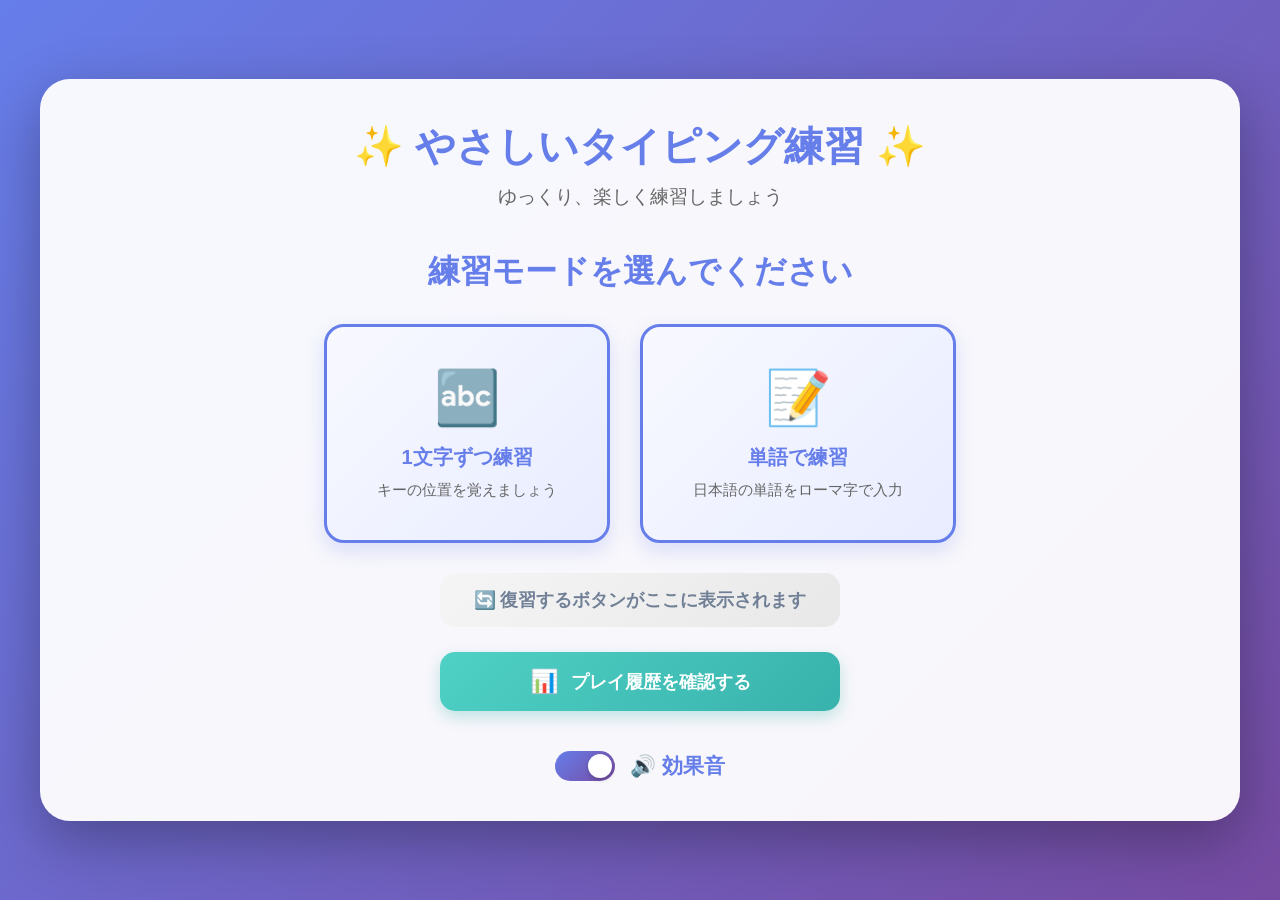
<file: index.html>
<!DOCTYPE html>
<html lang="ja">

<head>
    <meta charset="UTF-8">
    <meta name="viewport" content="width=device-width, initial-scale=1.0">
    <title>やさしいタイピング練習</title>
    <meta name="description" content="初心者向けのタイピング練習アプリ。手の位置とキーボードの位置が分かりやすく表示されます。">
    <link rel="stylesheet" href="style.css">
</head>

<body>
    <div class="container">
        <div class="header">
            <h1>✨ やさしいタイピング練習 ✨</h1>
            <p>ゆっくり、楽しく練習しましょう</p>
        </div>

        <!-- レベル選択画面 -->
        <div class="level-selection" id="levelSelection">
            <h2>練習モードを選んでください</h2>

            <div class="mode-buttons">
                <button class="mode-btn" onclick="selectMode('single')">
                    <div class="mode-icon">🔤</div>
                    <div class="mode-title">1文字ずつ練習</div>
                    <div class="mode-desc">キーの位置を覚えましょう</div>
                </button>
                <button class="mode-btn" onclick="selectMode('word')">
                    <div class="mode-icon">📝</div>
                    <div class="mode-title">単語で練習</div>
                    <div class="mode-desc">日本語の単語をローマ字で入力</div>
                </button>
            </div>

            <div class="review-area" style="text-align: center; margin-top: 20px;">
                <button class="menu-btn review-btn disabled" id="reviewBtn" onclick="startReview()" disabled
                    style="background-color: #cbd5e0; color: #718096; cursor: not-allowed; width: 100%; max-width: 400px; padding: 15px; border-radius: 15px; font-weight: bold; font-size: 1.1em; border: none; box-shadow: none;">
                    🔄 復習するボタンがここに表示されます
                </button>
            </div>

            <div class="history-area" style="text-align: center; margin-top: 25px; margin-bottom: 20px;">
                <button class="menu-btn history-btn" onclick="showHistory()">
                    <span style="font-size: 1.3em;">📊</span>
                    <span>プレイ履歴を確認する</span>
                </button>
            </div>


            <div id="historyScreen" style="display: none; text-align: center;">
                <h2 style="color: #2d3748; margin-bottom: 20px;">📊 プレイ履歴</h2>

                <div class="history-scroll-area"
                    style="max-height: 400px; overflow-y: auto; background: white; border-radius: 10px; box-shadow: inset 0 2px 4px rgba(0,0,0,0.06); padding: 10px;">
                    <table style="width: 100%; border-collapse: collapse; font-size: 0.9em;">
                        <thead style="background-color: #f7fafc; border-bottom: 2px solid #e2e8f0;">
                            <tr>
                                <th style="padding: 10px; color: #4a5568;">日時</th>
                                <th style="padding: 10px; color: #4a5568;">モード</th>
                                <th style="padding: 10px; color: #4a5568;">スコア</th>
                            </tr>
                        </thead>
                        <tbody id="historyListBody">
                            <!-- ここに履歴が追加されます -->
                        </tbody>
                    </table>
                    <div id="noHistoryMsg" style="padding: 20px; color: #a0aec0; display: none;">履歴がまだありません</div>
                </div>

                <div style="margin-top: 20px;">
                    <button onclick="closeHistory()"
                        style="background-color: #718096; color: white; padding: 10px 30px; border-radius: 20px; border: none; cursor: pointer;">閉じる</button>
                    <button onclick="clearHistory()"
                        style="background-color: transparent; color: #fc8181; border: 1px solid #fc8181; padding: 8px 15px; border-radius: 15px; cursor: pointer; margin-left: 10px; font-size: 0.8em;">履歴を消去</button>
                </div>
            </div>

            <div class="level-buttons" id="levelButtons" style="display: none;">
                <button class="back-btn" onclick="backToMenu()">← メニューに戻る</button>
                <h3>難易度を選んでください</h3>
                <button class="level-btn easy" onclick="startPractice('easy')">
                    <div class="level-icon">🌱</div>
                    <div class="level-title">やさしい</div>
                    <div class="level-desc">ホームポジション中心</div>
                </button>
                <button class="level-btn medium" onclick="startPractice('medium')">
                    <div class="level-icon">🌿</div>
                    <div class="level-title">ふつう</div>
                    <div class="level-desc">よく使うキー</div>
                </button>
                <button class="level-btn hard" onclick="startPractice('hard')">
                    <div class="level-icon">🌳</div>
                    <div class="level-title">むずかしい</div>
                    <div class="level-desc">すべてのキー</div>
                </button>
            </div>

            <div class="settings">
                <label class="sound-toggle">
                    <input type="checkbox" id="soundToggle" checked>
                    <span class="toggle-slider"></span>
                    <span class="toggle-label">🔊 効果音</span>
                </label>
            </div>
        </div>

        <!-- 練習画面 -->
        <div class="practice-screen" id="practiceScreen" style="display: none;">
            <div class="practice-header">
                <button class="back-btn" onclick="backToMenu()">← メニューに戻る</button>
                <div class="timer-score-container">
                    <div class="timer-display" id="timerDisplay">残り時間: 60秒</div>
                    <div class="high-score-display" id="highScoreDisplay">最高記録: 0回</div>
                </div>
                <div class="current-mode" id="currentMode"></div>
            </div>

            <div class="practice-area">
                <div class="target-text">
                    <span id="targetKey" class="current-key">a</span>
                </div>
                <div class="instruction" id="instruction">
                    左手の小指で「a」を押してください
                </div>
            </div>

            <div class="hand-guide">
                <div class="hand left">
                    <div class="hand-icon">🤚</div>
                    <div class="hand-label">左手（ピンク色）</div>
                    <div class="finger-guide">
                        小指: A Q Z<br>
                        薬指: S W X<br>
                        中指: D E C<br>
                        人差し指: F R V G T B
                    </div>
                </div>
                <div class="hand right">
                    <div class="hand-icon">🖐️</div>
                    <div class="hand-label">右手（青色）</div>
                    <div class="finger-guide">
                        人差し指: J U N H Y M<br>
                        中指: K I ,<br>
                        薬指: L O .<br>
                        小指: ; P /
                    </div>
                </div>
            </div>

            <div class="keyboard">
                <div class="keyboard-row">
                    <div class="key left-hand" data-key="1">1</div>
                    <div class="key left-hand" data-key="2">2</div>
                    <div class="key left-hand" data-key="3">3</div>
                    <div class="key left-hand" data-key="4">4</div>
                    <div class="key left-hand" data-key="5">5</div>
                    <div class="key right-hand" data-key="6">6</div>
                    <div class="key right-hand" data-key="7">7</div>
                    <div class="key right-hand" data-key="8">8</div>
                    <div class="key right-hand" data-key="9">9</div>
                    <div class="key right-hand" data-key="0">0</div>
                    <div class="key right-hand" data-key="-">-</div>
                    <div class="key right-hand" data-key="^">^</div>
                    <div class="key right-hand" data-key="¥">¥</div>
                </div>
                <div class="keyboard-row">
                    <div class="key left-hand" data-key="q">q</div>
                    <div class="key left-hand" data-key="w">w</div>
                    <div class="key left-hand" data-key="e">e</div>
                    <div class="key left-hand" data-key="r">r</div>
                    <div class="key left-hand" data-key="t">t</div>
                    <div class="key right-hand" data-key="y">y</div>
                    <div class="key right-hand" data-key="u">u</div>
                    <div class="key right-hand" data-key="i">i</div>
                    <div class="key right-hand" data-key="o">o</div>
                    <div class="key right-hand" data-key="p">p</div>
                    <div class="key right-hand" data-key="@">@</div>
                    <div class="key right-hand" data-key="[">[</div>
                </div>
                <div class="keyboard-row">
                    <div class="key left-hand home-position" data-key="a">a</div>
                    <div class="key left-hand home-position" data-key="s">s</div>
                    <div class="key left-hand home-position" data-key="d">d</div>
                    <div class="key left-hand home-position" data-key="f">f</div>
                    <div class="key left-hand" data-key="g">g</div>
                    <div class="key right-hand" data-key="h">h</div>
                    <div class="key right-hand home-position" data-key="j">j</div>
                    <div class="key right-hand home-position" data-key="k">k</div>
                    <div class="key right-hand home-position" data-key="l">l</div>
                    <div class="key right-hand home-position" data-key=";">;</div>
                    <div class="key right-hand" data-key=":">:</div>
                    <div class="key right-hand" data-key="]">]</div>
                </div>
                <div class="keyboard-row">
                    <div class="key left-hand wide" data-key="ShiftL">Shift</div>
                    <div class="key left-hand" data-key="z">z</div>
                    <div class="key left-hand" data-key="x">x</div>
                    <div class="key left-hand" data-key="c">c</div>
                    <div class="key left-hand" data-key="v">v</div>
                    <div class="key right-hand" data-key="b">b</div>
                    <div class="key right-hand" data-key="n">n</div>
                    <div class="key right-hand" data-key="m">m</div>
                    <div class="key right-hand" data-key=",">,</div>
                    <div class="key right-hand" data-key=".">.</div>
                    <div class="key right-hand" data-key="/">/</div>
                    <div class="key right-hand" data-key="\">_</div>
                    <div class="key right-hand wide" data-key="ShiftR">Shift</div>
                </div>
                <div class="keyboard-row">
                    <div class="key both-hand space-key" data-key=" " style="width: 300px;">Space</div>
                </div>
            </div>

            <div class="stats">
                <div class="stat-item">
                    <div class="stat-value" id="correctCount">0</div>
                    <div class="stat-label">正解数</div>
                </div>
                <div class="stat-item">
                    <div class="stat-value" id="totalCount">0</div>
                    <div class="stat-label">練習回数</div>
                </div>
                <div class="stat-item">
                    <div class="stat-value" id="accuracy">100%</div>
                    <div class="stat-label">正確さ</div>
                </div>
            </div>
        </div>

        <div class="success-message" id="successMessage">
            🎉 素晴らしい! 🎉
        </div>

        <!-- 結果画面 -->
        <div class="result-message" id="resultMessage" style="display: none;">
            <div class="result-content">
                <h2>⏰ 時間終了！</h2>
                <div class="result-score">
                    <div class="score-label">あなたのスコア</div>
                    <div class="score-value" id="finalScore">0</div>
                    <div class="score-unit">回</div>
                </div>
                <div class="new-record-badge" id="newRecordBadge" style="display: none;">
                    🎊 新記録達成！ 🎊
                </div>
                <div class="result-buttons">
                    <button class="result-btn retry-btn" onclick="retry()">もう一度挑戦</button>
                    <button class="result-btn menu-btn" onclick="closeResult()">メニューに戻る</button>
                </div>
            </div>
        </div>

        <script src="script.js"></script>
</body>

</html>
</file>
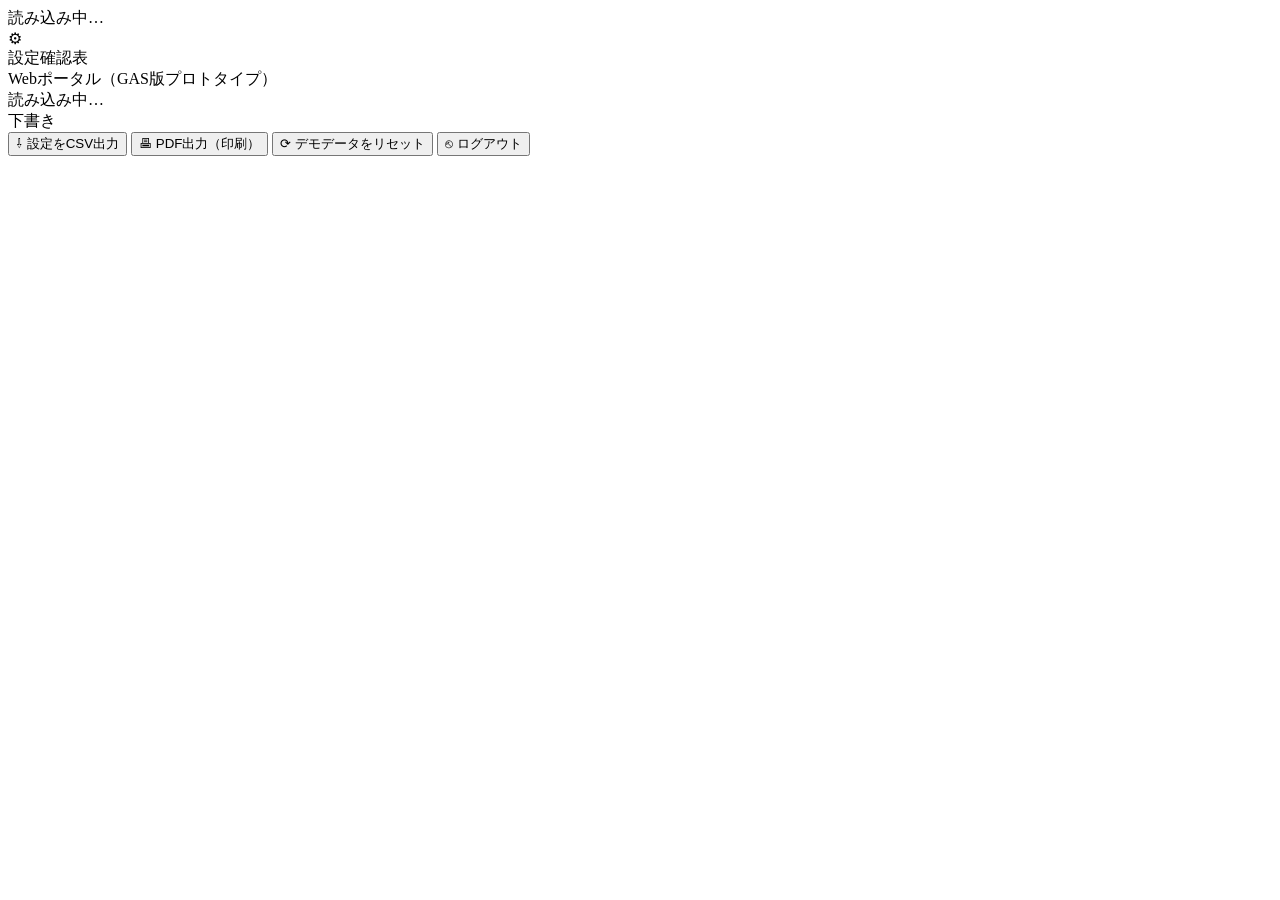
<file: settings-checklist-gas/Index.html>
<!DOCTYPE html>
<html lang="ja">
<head>
<base target="_top">
<meta charset="UTF-8">
<meta name="viewport" content="width=device-width, initial-scale=1.0">
<title>設定確認表 Webポータル</title>
<?!= include('Stylesheet'); ?>
</head>
<body>

<div id="loadingScreen" class="loading-screen">読み込み中…</div>

<div id="loginScreen" class="login-screen"></div>

<div class="shell" id="shell">
  <aside class="sidebar">
    <div class="sidebar__brand">
      <div class="sidebar__brand-icon">⚙</div>
      <div>
        <div class="sidebar__brand-title">設定確認表</div>
        <div class="sidebar__brand-sub">Webポータル（GAS版プロトタイプ）</div>
      </div>
    </div>

    <nav class="side-nav" id="sideNav">
      <!-- rendered by JavaScriptClient.html (role/selected-contract dependent) -->
    </nav>
  </aside>

  <div class="shell__body">
    <header class="topbar">
      <div class="topbar__context">
        <span class="topbar__label" id="topbarContractLabel">読み込み中…</span>
        <div class="status-badge" id="statusBadge">下書き</div>
        <div class="user-chip" id="userChip"></div>
      </div>

      <div class="topbar__actions">
        <button type="button" class="topbar__btn" id="topbarCsvBtn">⇩ 設定をCSV出力</button>
        <button type="button" class="topbar__btn" id="topbarPdfBtn">🖶 PDF出力（印刷）</button>
        <button type="button" class="topbar__btn topbar__btn--ghost" id="resetBtn">⟳ デモデータをリセット</button>
        <button type="button" class="topbar__btn topbar__btn--ghost" id="logoutBtn">⎋ ログアウト</button>
      </div>
    </header>

    <main class="main-content" id="mainContent">
      <!-- rendered by JavaScriptClient.html -->
    </main>
  </div>
</div>

<div class="toast" id="toast"></div>

<div id="printArea"></div>

<?!= include('JavaScriptClient'); ?>
</body>
</html>
</file>
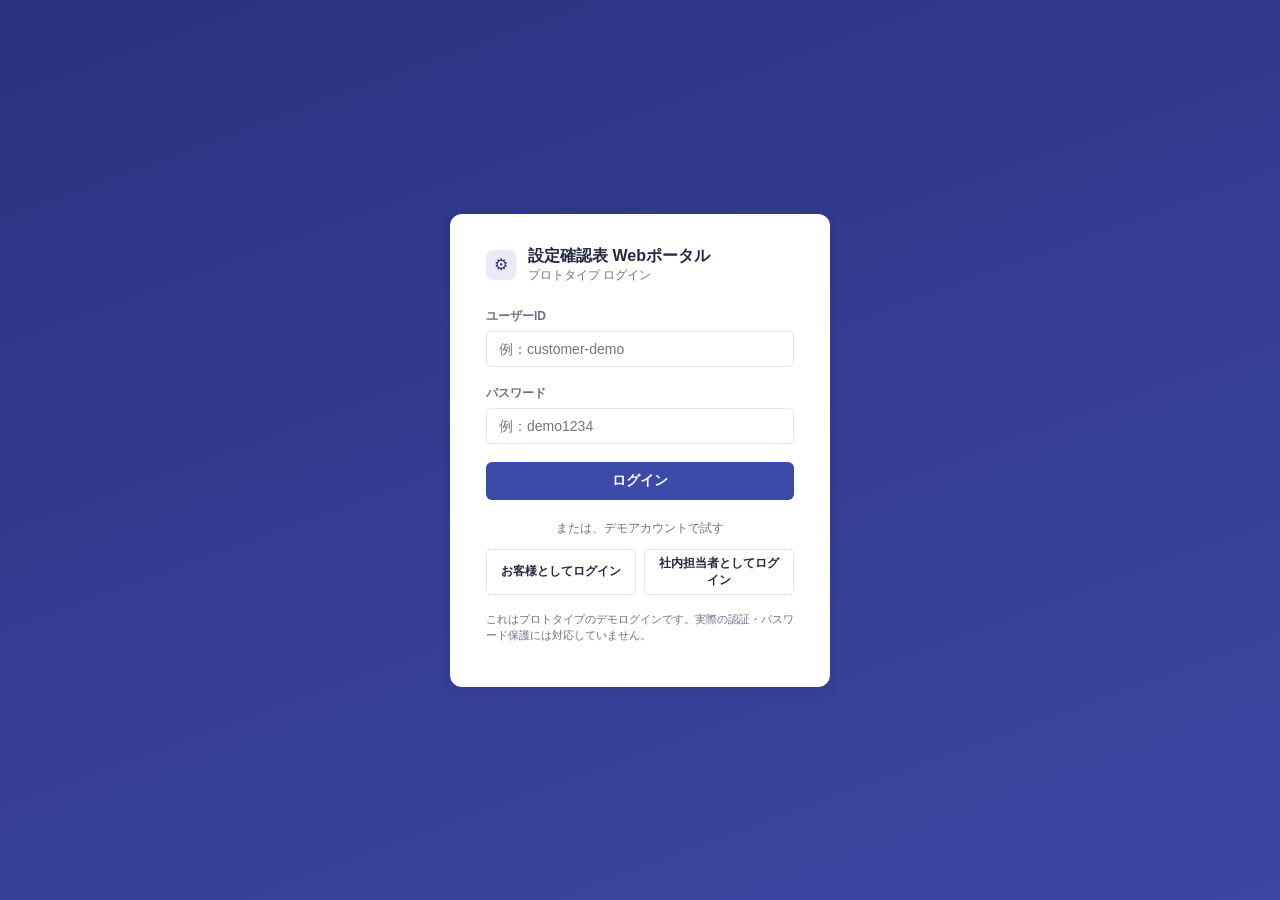
<file: settings-checklist/index.html>
<!DOCTYPE html>
<html lang="ja">
<head>
<meta charset="UTF-8">
<meta name="viewport" content="width=device-width, initial-scale=1.0">
<title>設定確認表（プロトタイプ）</title>
<link rel="stylesheet" href="style.css">
</head>
<body>

<div id="loginScreen" class="login-screen"></div>

<div class="shell" id="shell">
  <aside class="sidebar">
    <div class="sidebar__brand">
      <div class="sidebar__brand-icon">⚙</div>
      <div>
        <div class="sidebar__brand-title">設定確認表</div>
        <div class="sidebar__brand-sub">Webポータル（プロトタイプ）</div>
      </div>
    </div>

    <nav class="side-nav" id="sideNav">
      <button type="button" class="side-nav__item is-active" data-section="contract">契約情報</button>
      <button type="button" class="side-nav__item" data-section="media">メディア設定</button>
      <button type="button" class="side-nav__item" data-section="organizations">組織設定</button>
      <button type="button" class="side-nav__item" data-section="categories">配信カテゴリ</button>
      <button type="button" class="side-nav__item" data-section="tags">配信タグ</button>
      <button type="button" class="side-nav__item" data-section="autoDelivery">自動配信設定</button>
      <button type="button" class="side-nav__item" data-section="overview">提出内容確認</button>
    </nav>
  </aside>

  <div class="shell__body">
    <header class="topbar">
      <div class="topbar__context">
        <span class="topbar__label">対象契約：デモ用サンプル契約</span>
        <div class="status-badge" id="statusBadge">下書き</div>
        <div class="user-chip" id="userChip"></div>
      </div>

      <div class="topbar__actions">
        <button type="button" class="topbar__btn" id="topbarCsvBtn">⇩ 設定をCSV出力</button>
        <button type="button" class="topbar__btn" id="topbarPdfBtn">🖶 PDF出力（印刷）</button>
        <button type="button" class="topbar__btn topbar__btn--ghost" id="resetBtn">⟳ デモデータをリセット</button>
        <button type="button" class="topbar__btn topbar__btn--ghost" id="logoutBtn">⎋ ログアウト</button>
      </div>
    </header>

    <main class="main-content" id="mainContent">
      <!-- rendered by script.js -->
    </main>
  </div>
</div>

<div class="toast" id="toast"></div>

<div id="printArea"></div>

<script src="script.js"></script>
</body>
</html>
</file>
<file: style.css>
* {
    margin: 0;
    padding: 0;
    box-sizing: border-box;
}

body {
    font-family: 'Segoe UI', Tahoma, Geneva, Verdana, sans-serif;
    background: linear-gradient(135deg, #667eea 0%, #764ba2 100%);
    min-height: 100vh;
    display: flex;
    justify-content: center;
    align-items: center;
    padding: 20px;
}

.container {
    position: relative;
    /* 子要素（戻るボタンなど）の基準にする */
    background: rgba(255, 255, 255, 0.95);
    border-radius: 30px;
    padding: 40px;
    box-shadow: 0 20px 60px rgba(0, 0, 0, 0.3);
    max-width: 1200px;
    width: 100%;
}

.header {
    text-align: center;
    margin-bottom: 40px;
}

.header h1 {
    color: #667eea;
    font-size: 2.5em;
    margin-bottom: 10px;
}

.header p {
    color: #666;
    font-size: 1.2em;
}

.practice-area {
    background: #f8f9ff;
    border-radius: 20px;
    padding: 30px;
    margin-bottom: 30px;
    text-align: center;
}

.target-text {
    font-size: 3em;
    color: #333;
    margin-bottom: 20px;
    font-weight: bold;
    letter-spacing: 0.1em;
}

.current-key {
    display: inline-block;
    color: #667eea;
    animation: pulse 1s ease-in-out infinite;
}

@keyframes pulse {

    0%,
    100% {
        transform: scale(1);
    }

    50% {
        transform: scale(1.2);
    }
}

.instruction {
    font-size: 1.5em;
    color: #764ba2;
    margin-top: 20px;
}

.keyboard {
    background-color: #e2e8f0;
    padding: 30px;
    border-radius: 20px;
    box-shadow:
        0 10px 25px rgba(0, 0, 0, 0.1),
        inset 0 2px 5px rgba(255, 255, 255, 0.5);
    display: flex;
    flex-direction: column;
    gap: 10px;
    margin-bottom: 30px;
    max-width: 900px;
    /* 幅を広げて記号キーが入るようにする */
    margin-left: auto;
    margin-right: auto;
}

.keyboard-row {
    display: flex;
    justify-content: center;
    gap: 8px;
}

.key {
    width: 50px;
    height: 50px;
    background: white;
    border-radius: 8px;
    display: flex;
    justify-content: center;
    align-items: center;
    font-weight: bold;
    font-size: 1.2em;
    color: #4a5568;
    box-shadow:
        0 4px 0 #cbd5e0,
        0 4px 8px rgba(0, 0, 0, 0.1);
    transition: all 0.1s;
    position: relative;
    cursor: pointer;
}

.key.wide {
    width: 80px;
    /* Shiftキーなどは幅を広く */
    font-size: 0.9em;
}

.key:hover {
    transform: translateY(-2px);
    box-shadow: 0 6px 12px rgba(0, 0, 0, 0.15);
}

/* 左手のキー（ピンク系） */
.key.left-hand {
    background: linear-gradient(135deg, #ffeef8 0%, #ffe0f0 100%);
    border-color: #ffb3d9;
}

/* 右手のキー（ブルー系） */
.key.right-hand {
    background: linear-gradient(135deg, #e0f0ff 0%, #d0e8ff 100%);
    border-color: #99ccff;
}

/* ホームポジション（濃い色） */
.key.home-position {
    font-weight: 900;
    font-size: 1.5em;
}

.key.left-hand.home-position {
    background: linear-gradient(135deg, #ffd4e8 0%, #ffb3d9 100%);
    border-color: #ff80bf;
}

.key.right-hand.home-position {
    background: linear-gradient(135deg, #b3d9ff 0%, #99ccff 100%);
    border-color: #66b3ff;
}

/* アクティブなキー */
.key.active {
    transform: scale(1.15);
    box-shadow: 0 0 30px rgba(102, 126, 234, 0.6);
    animation: glow 0.5s ease-in-out infinite alternate;
}

.key.left-hand.active {
    background: linear-gradient(135deg, #ff99cc 0%, #ff66b3 100%);
    border-color: #ff3399;
    color: white;
}

.key.right-hand.active {
    background: linear-gradient(135deg, #66b3ff 0%, #3399ff 100%);
    border-color: #0080ff;
    color: white;
}

@keyframes glow {
    from {
        box-shadow: 0 0 20px rgba(102, 126, 234, 0.6);
    }

    to {
        box-shadow: 0 0 40px rgba(102, 126, 234, 0.9);
    }
}

/* スペースキー */
.key.space {
    min-width: 400px;
    background: linear-gradient(135deg, #f0f0f0 0%, #e0e0e0 100%);
}

.key.space.active {
    background: linear-gradient(135deg, #b3b3ff 0%, #8080ff 100%);
    color: white;
}

/* 特殊キー */
.key.special {
    background: linear-gradient(135deg, #f5f5f5 0%, #e8e8e8 100%);
    font-size: 0.9em;
}

.hand-guide {
    display: flex;
    justify-content: center;
    gap: 60px;
    margin: 30px 0;
    padding: 20px;
    background: white;
    border-radius: 15px;
}

.hand {
    text-align: center;
}

.hand-icon {
    font-size: 4em;
    margin-bottom: 10px;
}

.hand.left .hand-icon {
    color: #ff66b3;
}

.hand.right .hand-icon {
    color: #3399ff;
}

.hand-label {
    font-size: 1.3em;
    font-weight: bold;
    margin-bottom: 10px;
}

.hand.left .hand-label {
    color: #ff66b3;
}

.hand.right .hand-label {
    color: #3399ff;
}

.finger-guide {
    font-size: 1em;
    color: #666;
    line-height: 1.6;
}

.stats {
    display: flex;
    justify-content: space-around;
    margin-top: 30px;
    padding: 20px;
    background: #f8f9ff;
    border-radius: 15px;
}

.stat-item {
    text-align: center;
}

.stat-value {
    font-size: 2.5em;
    font-weight: bold;
    color: #667eea;
    margin-bottom: 5px;
}

.stat-label {
    font-size: 1.1em;
    color: #666;
}

.success-message {
    position: fixed;
    top: 50%;
    left: 50%;
    transform: translate(-50%, -50%) scale(0);
    background: linear-gradient(135deg, #667eea 0%, #764ba2 100%);
    color: white;
    padding: 40px 60px;
    border-radius: 20px;
    font-size: 2em;
    font-weight: bold;
    box-shadow: 0 20px 60px rgba(0, 0, 0, 0.3);
    z-index: 1000;
    transition: transform 0.3s ease;
}

.success-message.show {
    transform: translate(-50%, -50%) scale(1);
}

/* レベル選択画面 */
.level-selection {
    text-align: center;
}

.level-selection h2 {
    color: #667eea;
    font-size: 2em;
    margin-bottom: 30px;
}

.level-selection h3 {
    color: #764ba2;
    font-size: 1.5em;
    margin: 30px 0 20px 0;
}

/* モードボタン */
.mode-buttons {
    display: flex;
    gap: 30px;
    justify-content: center;
    margin-bottom: 30px;
}

.mode-btn {
    background: linear-gradient(135deg, #f8f9ff 0%, #e8ecff 100%);
    border: 3px solid #667eea;
    border-radius: 20px;
    padding: 40px 50px;
    cursor: pointer;
    transition: all 0.3s ease;
    min-width: 250px;
    box-shadow: 0 8px 20px rgba(102, 126, 234, 0.2);
}

.mode-btn:hover {
    transform: translateY(-5px);
    box-shadow: 0 12px 30px rgba(102, 126, 234, 0.3);
    background: linear-gradient(135deg, #667eea 0%, #764ba2 100%);
    color: white;
}

.mode-btn:hover .mode-icon {
    transform: scale(1.2);
}

.mode-btn:hover .mode-title,
.mode-btn:hover .mode-desc {
    color: white;
}

.mode-icon {
    font-size: 4em;
    margin-bottom: 15px;
    transition: transform 0.3s ease;
}

.mode-title {
    font-size: 1.5em;
    font-weight: bold;
    color: #667eea;
    margin-bottom: 10px;
}

.mode-desc {
    font-size: 1.1em;
    color: #666;
}

/* レベルボタン */
.level-buttons {
    display: flex;
    gap: 20px;
    justify-content: center;
    flex-wrap: wrap;
}

.level-btn {
    background: white;
    border: 3px solid #ddd;
    border-radius: 15px;
    padding: 30px 40px;
    cursor: pointer;
    transition: all 0.3s ease;
    min-width: 200px;
    box-shadow: 0 4px 10px rgba(0, 0, 0, 0.1);
}

.level-btn:hover {
    transform: translateY(-3px);
    box-shadow: 0 8px 20px rgba(0, 0, 0, 0.15);
}

.level-btn.easy {
    border-color: #66cc66;
}

.level-btn.easy:hover {
    background: linear-gradient(135deg, #66cc66 0%, #44aa44 100%);
    color: white;
}

.level-btn.medium {
    border-color: #ffaa33;
}

.level-btn.medium:hover {
    background: linear-gradient(135deg, #ffaa33 0%, #ff8800 100%);
    color: white;
}

.level-btn.hard {
    border-color: #ff6666;
}

.level-btn.hard:hover {
    background: linear-gradient(135deg, #ff6666 0%, #ff3333 100%);
    color: white;
}

.level-icon {
    font-size: 3em;
    margin-bottom: 10px;
}

.level-title {
    font-size: 1.3em;
    font-weight: bold;
    margin-bottom: 8px;
}

.level-desc {
    font-size: 1em;
    color: #666;
}

.level-btn:hover .level-desc {
    color: rgba(255, 255, 255, 0.9);
}

/* 音声トグル */
.settings {
    margin-top: 40px;
    display: flex;
    justify-content: center;
}

.sound-toggle {
    display: flex;
    align-items: center;
    gap: 15px;
    cursor: pointer;
    font-size: 1.3em;
    color: #667eea;
    font-weight: bold;
}

.sound-toggle input[type="checkbox"] {
    display: none;
}

.toggle-slider {
    width: 60px;
    height: 30px;
    background: #ccc;
    border-radius: 15px;
    position: relative;
    transition: background 0.3s ease;
}

.toggle-slider::before {
    content: '';
    position: absolute;
    width: 24px;
    height: 24px;
    background: white;
    border-radius: 50%;
    top: 3px;
    left: 3px;
    transition: transform 0.3s ease;
    box-shadow: 0 2px 4px rgba(0, 0, 0, 0.2);
}

.sound-toggle input[type="checkbox"]:checked+.toggle-slider {
    background: linear-gradient(135deg, #667eea 0%, #764ba2 100%);
}

.sound-toggle input[type="checkbox"]:checked+.toggle-slider::before {
    transform: translateX(30px);
}

/* 練習画面 */
.practice-screen {
    animation: fadeIn 0.5s ease;
}

@keyframes fadeIn {
    from {
        opacity: 0;
        transform: translateY(20px);
    }

    to {
        opacity: 1;
        transform: translateY(0);
    }
}

.practice-header {
    display: flex;
    justify-content: space-between;
    align-items: center;
    margin-bottom: 20px;
}

.back-btn {
    position: absolute;
    top: 20px;
    left: 20px;
    background: linear-gradient(135deg, #f5f5f5 0%, #e8e8e8 100%);
    border: 2px solid #ddd;
    border-radius: 10px;
    padding: 10px 20px;
    font-size: 1em;
    cursor: pointer;
    transition: all 0.3s ease;
    font-weight: bold;
    color: #666;
    z-index: 100;
}

.back-btn:hover {
    background: linear-gradient(135deg, #667eea 0%, #764ba2 100%);
    color: white;
    border-color: #667eea;
    transform: translateX(-3px);
}

.current-mode {
    font-size: 1.3em;
    font-weight: bold;
    color: #667eea;
}

/* タイマーとスコア表示 */
.timer-score-container {
    display: flex;
    flex-direction: column;
    align-items: center;
    gap: 5px;
}

.timer-display {
    font-size: 1.8em;
    font-weight: bold;
    color: #667eea;
    padding: 10px 20px;
    background: linear-gradient(135deg, #f8f9ff 0%, #e8ecff 100%);
    border-radius: 15px;
    border: 3px solid #667eea;
    box-shadow: 0 4px 10px rgba(102, 126, 234, 0.2);
}

.high-score-display {
    font-size: 1.1em;
    color: #ff6666;
    font-weight: bold;
    padding: 5px 15px;
    background: linear-gradient(135deg, #fff5f5 0%, #ffe8e8 100%);
    border-radius: 10px;
    border: 2px solid #ff6666;
}

/* 結果画面 */
.result-message {
    position: fixed;
    top: 0;
    left: 0;
    width: 100%;
    height: 100%;
    background: rgba(0, 0, 0, 0.8);
    display: flex;
    justify-content: center;
    align-items: center;
    z-index: 2000;
    animation: fadeIn 0.3s ease;
}

.result-content {
    background: white;
    border-radius: 30px;
    padding: 50px;
    text-align: center;
    box-shadow: 0 20px 60px rgba(0, 0, 0, 0.5);
    max-width: 500px;
    animation: slideUp 0.5s ease;
}

@keyframes slideUp {
    from {
        transform: translateY(50px);
        opacity: 0;
    }

    to {
        transform: translateY(0);
        opacity: 1;
    }
}

.result-content h2 {
    color: #667eea;
    font-size: 2.5em;
    margin-bottom: 30px;
}

.result-score {
    margin: 30px 0;
}

.score-label {
    font-size: 1.3em;
    color: #666;
    margin-bottom: 10px;
}

.score-value {
    font-size: 5em;
    font-weight: bold;
    color: #667eea;
    margin: 10px 0;
    text-shadow: 2px 2px 4px rgba(102, 126, 234, 0.3);
}

.score-unit {
    font-size: 1.5em;
    color: #666;
}

.new-record-badge {
    background: linear-gradient(135deg, #ffd700 0%, #ffed4e 100%);
    color: #ff6600;
    font-size: 1.8em;
    font-weight: bold;
    padding: 15px 30px;
    border-radius: 20px;
    margin: 20px 0;
    box-shadow: 0 8px 20px rgba(255, 215, 0, 0.4);
    animation: bounce 0.5s ease infinite alternate;
}

@keyframes bounce {
    from {
        transform: translateY(0);
    }

    to {
        transform: translateY(-10px);
    }
}

.result-buttons {
    display: flex;
    gap: 20px;
    justify-content: center;
    margin-top: 30px;
}

.result-btn {
    padding: 15px 30px;
    font-size: 1.2em;
    font-weight: bold;
    border: none;
    border-radius: 15px;
    cursor: pointer;
    transition: all 0.3s ease;
    box-shadow: 0 4px 10px rgba(0, 0, 0, 0.2);
}

.retry-btn {
    background: linear-gradient(135deg, #667eea 0%, #764ba2 100%);
    color: white;
}

.retry-btn:hover {
    transform: translateY(-3px);
    box-shadow: 0 8px 20px rgba(102, 126, 234, 0.4);
}

.menu-btn {
    background: linear-gradient(135deg, #f5f5f5 0%, #e8e8e8 100%);
    color: #666;
}

.menu-btn:hover {
    background: linear-gradient(135deg, #e8e8e8 0%, #d8d8d8 100%);
    transform: translateY(-3px);
    box-shadow: 0 8px 20px rgba(0, 0, 0, 0.3);
}

.history-btn {
    background: linear-gradient(135deg, #4fd1c5 0%, #38b2ac 100%);
    color: white;
    width: 100%;
    max-width: 400px;
    padding: 16px;
    border-radius: 15px;
    font-weight: bold;
    font-size: 1.1em;
    border: none;
    box-shadow: 0 6px 15px rgba(56, 178, 172, 0.3);
    cursor: pointer;
    transition: transform 0.2s, box-shadow 0.2s;
    display: inline-flex;
    align-items: center;
    justify-content: center;
    gap: 12px;
}

.history-btn:hover {
    transform: translateY(-2px);
    box-shadow: 0 8px 20px rgba(56, 178, 172, 0.5);
    background: linear-gradient(135deg, #4fd1c5 0%, #319795 100%);
}
</file>
<file: settings-checklist/style.css>
:root {
  --color-bg: #f3f4f9;
  --color-surface: #ffffff;
  --color-border: #e1e3ee;
  --color-text: #232741;
  --color-text-muted: #6b7086;
  --color-primary: #3c4aa8;
  --color-primary-dark: #2c3880;
  --color-primary-bg: #e9eaf7;
  --color-danger: #d6314a;
  --color-danger-bg: #fce9ec;
  --color-success: #178a4c;
  --color-success-bg: #e6f6ec;
  --color-warning: #b4720a;
  --color-warning-bg: #fdf1de;
  --color-brand: #2a3380;
  --color-brand-light: #3d47a3;
  --color-brand-text: #ffffff;
  --color-brand-text-muted: rgba(255, 255, 255, 0.68);
  --radius: 8px;
  --shadow-sm: 0 1px 2px rgba(16, 24, 40, 0.06);
  --shadow-md: 0 4px 12px rgba(16, 24, 40, 0.1);
}

@media (prefers-color-scheme: dark) {
  :root {
    --color-bg: #14172a;
    --color-surface: #1b1f38;
    --color-border: #2c3153;
    --color-text: #e8e9f5;
    --color-text-muted: #9498b8;
    --color-primary: #7583e0;
    --color-primary-dark: #98a2ec;
    --color-primary-bg: #262d5c;
    --color-danger: #f4788d;
    --color-danger-bg: #402231;
    --color-success: #57cc8a;
    --color-success-bg: #143829;
    --color-warning: #f0b74e;
    --color-warning-bg: #3a2c12;
    --color-brand: #181c3a;
    --color-brand-light: #2b3266;
    --shadow-sm: 0 1px 2px rgba(0, 0, 0, 0.35);
    --shadow-md: 0 4px 14px rgba(0, 0, 0, 0.45);
  }
}
:root[data-theme="dark"] {
  --color-bg: #14172a;
  --color-surface: #1b1f38;
  --color-border: #2c3153;
  --color-text: #e8e9f5;
  --color-text-muted: #9498b8;
  --color-primary: #7583e0;
  --color-primary-dark: #98a2ec;
  --color-primary-bg: #262d5c;
  --color-danger: #f4788d;
  --color-danger-bg: #402231;
  --color-success: #57cc8a;
  --color-success-bg: #143829;
  --color-warning: #f0b74e;
  --color-warning-bg: #3a2c12;
  --color-brand: #181c3a;
  --color-brand-light: #2b3266;
  --shadow-sm: 0 1px 2px rgba(0, 0, 0, 0.35);
  --shadow-md: 0 4px 14px rgba(0, 0, 0, 0.45);
}
:root[data-theme="light"] {
  --color-bg: #f3f4f9;
  --color-surface: #ffffff;
  --color-border: #e1e3ee;
  --color-text: #232741;
  --color-text-muted: #6b7086;
  --color-primary: #3c4aa8;
  --color-primary-dark: #2c3880;
  --color-primary-bg: #e9eaf7;
  --color-danger: #d6314a;
  --color-danger-bg: #fce9ec;
  --color-success: #178a4c;
  --color-success-bg: #e6f6ec;
  --color-warning: #b4720a;
  --color-warning-bg: #fdf1de;
  --color-brand: #2a3380;
  --color-brand-light: #3d47a3;
  --shadow-sm: 0 1px 2px rgba(16, 24, 40, 0.06);
  --shadow-md: 0 4px 12px rgba(16, 24, 40, 0.1);
}

* { box-sizing: border-box; }

html, body {
  margin: 0;
  padding: 0;
  height: 100%;
}

body {
  font-family: "Hiragino Sans", "Hiragino Kaku Gothic ProN", "Yu Gothic", "Meiryo", -apple-system, BlinkMacSystemFont, sans-serif;
  background: var(--color-bg);
  color: var(--color-text);
}

input[type="checkbox"], input[type="radio"] {
  accent-color: var(--color-primary);
  width: 16px;
  height: 16px;
}

/* Shell: sidebar + topbar + content */
.shell {
  display: flex;
  min-height: 100vh;
}

.sidebar {
  width: 224px;
  flex-shrink: 0;
  background: var(--color-brand);
  color: var(--color-brand-text);
  display: flex;
  flex-direction: column;
  position: sticky;
  top: 0;
  height: 100vh;
  overflow-y: auto;
}

.sidebar__brand {
  display: flex;
  align-items: center;
  gap: 10px;
  padding: 18px 16px;
  border-bottom: 1px solid rgba(255, 255, 255, 0.12);
}

.sidebar__brand-icon {
  width: 30px;
  height: 30px;
  border-radius: 7px;
  background: rgba(255, 255, 255, 0.14);
  display: flex;
  align-items: center;
  justify-content: center;
  font-size: 16px;
  flex-shrink: 0;
}

.sidebar__brand-title {
  font-size: 14px;
  font-weight: 700;
  line-height: 1.3;
}

.sidebar__brand-sub {
  font-size: 10px;
  color: var(--color-brand-text-muted);
  line-height: 1.3;
}

.side-nav {
  display: flex;
  flex-direction: column;
  gap: 2px;
  padding: 10px;
}

.side-nav__item {
  text-align: left;
  border: none;
  border-left: 3px solid transparent;
  background: transparent;
  padding: 10px 12px;
  border-radius: 6px;
  font-size: 13px;
  color: var(--color-brand-text-muted);
  cursor: pointer;
  font-weight: 500;
  font-family: inherit;
}

.side-nav__item:hover {
  background: rgba(255, 255, 255, 0.08);
  color: var(--color-brand-text);
}

.side-nav__item.is-active {
  background: var(--color-brand-light);
  color: var(--color-brand-text);
  font-weight: 700;
  border-left-color: #7ee0c0;
}

.side-nav__item .nav-check {
  float: right;
  font-size: 12px;
}

.shell__body {
  flex: 1;
  display: flex;
  flex-direction: column;
  min-width: 0;
}

/* Topbar */
.topbar {
  display: flex;
  align-items: center;
  justify-content: space-between;
  gap: 12px;
  padding: 12px 24px;
  background: var(--color-brand-light);
  color: var(--color-brand-text);
  flex-wrap: wrap;
  position: sticky;
  top: 0;
  z-index: 10;
}

.topbar__context {
  display: flex;
  align-items: center;
  gap: 10px;
  flex-wrap: wrap;
}

.topbar__label {
  font-size: 12px;
  color: var(--color-brand-text-muted);
}

.status-badge {
  font-size: 12px;
  font-weight: 700;
  padding: 4px 11px;
  border-radius: 999px;
  background: rgba(255, 255, 255, 0.14);
  color: var(--color-brand-text);
}
.status-badge[data-status="submitted"] { background: var(--color-warning); color: #2a1e00; }
.status-badge[data-status="confirmed"] { background: var(--color-success); color: #06210f; }
.status-badge[data-status="rejected"] { background: var(--color-danger); color: #380211; }

.user-chip {
  font-size: 12px;
  font-weight: 600;
  color: var(--color-brand-text);
  background: rgba(0, 0, 0, 0.18);
  border-radius: 999px;
  padding: 5px 13px;
}

.topbar__actions {
  display: flex;
  align-items: center;
  gap: 8px;
  flex-wrap: wrap;
}

.topbar__btn {
  border: 1px solid rgba(255, 255, 255, 0.28);
  background: rgba(255, 255, 255, 0.1);
  color: var(--color-brand-text);
  border-radius: 6px;
  padding: 7px 14px;
  font-size: 12px;
  font-weight: 600;
  cursor: pointer;
  font-family: inherit;
  white-space: nowrap;
}
.topbar__btn:hover { background: rgba(255, 255, 255, 0.2); }

.topbar__btn--ghost {
  background: transparent;
  border-color: rgba(255, 255, 255, 0.2);
  color: var(--color-brand-text-muted);
}
.topbar__btn--ghost:hover { color: var(--color-brand-text); }

.main-content {
  flex: 1;
  background: var(--color-surface);
  padding: 28px 32px;
}

/* Section common */
.section-title {
  font-size: 17px;
  font-weight: 700;
  margin: 0 0 4px;
}

.section-desc {
  font-size: 13px;
  color: var(--color-text-muted);
  margin: 0 0 24px;
}

.field-group {
  margin-bottom: 18px;
  max-width: 520px;
}

.field-label {
  display: flex;
  align-items: center;
  gap: 8px;
  font-size: 12px;
  font-weight: 700;
  color: var(--color-text-muted);
  margin-bottom: 6px;
}

.badge-required {
  font-size: 10px;
  font-weight: 700;
  color: var(--color-danger);
  background: var(--color-danger-bg);
  padding: 1px 7px;
  border-radius: 4px;
}

.badge-optional {
  font-size: 10px;
  font-weight: 700;
  color: var(--color-text-muted);
  background: var(--color-bg);
  padding: 1px 7px;
  border-radius: 4px;
}

input[type="text"], input[type="email"], textarea, select {
  width: 100%;
  padding: 9px 12px;
  border-radius: 6px;
  border: 1px solid var(--color-border);
  font-size: 14px;
  font-family: inherit;
  background: var(--color-surface);
  color: var(--color-text);
}

input:disabled, textarea:disabled, select:disabled {
  background: var(--color-bg);
  color: var(--color-text-muted);
}

input:focus, textarea:focus, select:focus {
  outline: none;
  border-color: var(--color-primary);
  box-shadow: 0 0 0 3px var(--color-primary-bg);
}

.readonly-value {
  font-size: 14px;
  padding: 9px 12px;
  background: var(--color-bg);
  border-radius: 6px;
  border: 1px solid var(--color-border);
  color: var(--color-text-muted);
}

/* Buttons */
.btn {
  border: 1px solid transparent;
  border-radius: 6px;
  padding: 9px 18px;
  font-size: 14px;
  font-weight: 600;
  cursor: pointer;
  font-family: inherit;
}

.btn--primary {
  background: var(--color-primary);
  color: white;
}
.btn--primary:hover { background: var(--color-primary-dark); }
.btn--primary:disabled {
  background: var(--color-border);
  color: var(--color-text-muted);
  cursor: not-allowed;
}

.btn--secondary {
  background: var(--color-surface);
  color: var(--color-text);
  border-color: var(--color-border);
}
.btn--secondary:hover { background: var(--color-bg); }

.btn--add {
  background: var(--color-success);
  color: white;
}
.btn--add:hover { filter: brightness(0.92); }

.btn--danger {
  background: var(--color-surface);
  color: var(--color-danger);
  border-color: var(--color-danger-bg);
}
.btn--danger:hover { background: var(--color-danger-bg); }

.btn--ghost {
  background: transparent;
  color: var(--color-text-muted);
  border-color: var(--color-border);
}
.btn--ghost:hover { background: var(--color-bg); }

.btn--small {
  padding: 5px 10px;
  font-size: 12px;
}

.btn-link-danger {
  border: none;
  background: none;
  color: var(--color-danger);
  font-size: 12px;
  font-weight: 700;
  cursor: pointer;
  font-family: inherit;
  padding: 4px 6px;
}
.btn-link-danger:hover { text-decoration: underline; }

.btn:focus-visible, .side-nav__item:focus-visible,
.topbar__btn:focus-visible, .btn-link-danger:focus-visible,
input:focus-visible, select:focus-visible {
  outline: 2px solid var(--color-primary);
  outline-offset: 2px;
}

.btn-row {
  display: flex;
  gap: 10px;
  margin-top: 24px;
  flex-wrap: wrap;
}

/* Plan radio cards */
.plan-cards {
  display: flex;
  gap: 12px;
  flex-wrap: wrap;
}

.plan-card {
  display: flex;
  flex-direction: column;
  gap: 4px;
  width: 230px;
  border: 1px solid var(--color-border);
  border-radius: var(--radius);
  padding: 12px 14px;
  cursor: pointer;
  background: var(--color-surface);
}

.plan-card input[type="radio"] {
  margin: 0 0 4px;
}

.plan-card.is-selected {
  border-color: var(--color-primary);
  background: var(--color-primary-bg);
}

.plan-card__title {
  font-weight: 700;
  font-size: 14px;
}

.plan-card__desc {
  font-size: 12px;
  color: var(--color-text-muted);
}

/* Tree */
.tree-toolbar {
  margin-bottom: 14px;
}

.tree {
  list-style: none;
  margin: 0;
  padding: 0;
}

.tree ul {
  list-style: none;
  margin: 0;
  padding-left: 22px;
}

.tree-node {
  margin: 6px 0;
}

.tree-node__row {
  display: flex;
  align-items: center;
  gap: 8px;
  padding: 6px 6px 6px 10px;
  background: var(--color-bg);
  border: 1px solid var(--color-border);
  border-left: 3px solid var(--color-primary);
  border-radius: 6px;
  flex-wrap: wrap;
}

.tree-node__name {
  flex: 1;
  font-size: 14px;
  font-weight: 500;
}

.tree-node__actions {
  display: flex;
  align-items: center;
  gap: 4px;
}

.tree-empty {
  font-size: 13px;
  color: var(--color-text-muted);
  padding: 16px;
  border: 1px dashed var(--color-border);
  border-radius: var(--radius);
  text-align: center;
}

.table-empty {
  color: var(--color-text-muted);
  font-size: 13px;
  text-align: center;
  padding: 18px 0;
}

.inline-form {
  display: flex;
  gap: 8px;
  margin: 8px 0;
  align-items: center;
  flex-wrap: wrap;
}

.inline-form input {
  max-width: 260px;
}

/* Repeatable row table (tags etc.) */
.repeat-table {
  width: 100%;
  max-width: 640px;
  border-collapse: collapse;
  margin-bottom: 16px;
}

.repeat-table th, .repeat-table td {
  text-align: left;
  padding: 9px 12px;
  border-bottom: 1px solid var(--color-border);
  font-size: 14px;
}

.repeat-table th {
  color: var(--color-text-muted);
  font-weight: 700;
  font-size: 11px;
  text-transform: uppercase;
  letter-spacing: 0.03em;
}

.repeat-table th:first-child, .repeat-table td:first-child {
  width: 56px;
  color: var(--color-text-muted);
  font-variant-numeric: tabular-nums;
}

/* Checkbox grid */
.checkbox-list {
  display: grid;
  grid-template-columns: repeat(auto-fill, minmax(190px, 1fr));
  gap: 8px;
  max-width: 640px;
}

.checkbox-row {
  display: flex;
  align-items: center;
  gap: 8px;
  font-size: 13px;
  padding: 8px 10px;
  border: 1px solid var(--color-border);
  border-radius: 6px;
  background: var(--color-bg);
}

/* Overview */
.overview-table {
  width: 100%;
  border-collapse: collapse;
  margin-bottom: 24px;
}

.overview-table th, .overview-table td {
  text-align: left;
  padding: 10px 12px;
  border-bottom: 1px solid var(--color-border);
  font-size: 14px;
}

.overview-table th {
  color: var(--color-text-muted);
  font-weight: 600;
  font-size: 12px;
}

.check-ok { color: var(--color-success); font-weight: 700; }
.check-ng { color: var(--color-danger); font-weight: 700; }

.missing-list {
  background: var(--color-danger-bg);
  border: 1px solid var(--color-border);
  border-radius: var(--radius);
  padding: 14px 18px;
  margin-bottom: 20px;
  font-size: 13px;
  color: var(--color-danger);
}

.missing-list ul { margin: 6px 0 0; padding-left: 18px; }

.info-banner {
  border-radius: var(--radius);
  padding: 14px 18px;
  margin-bottom: 20px;
  font-size: 13px;
  border: 1px solid var(--color-border);
}
.info-banner--warning { background: var(--color-warning-bg); color: var(--color-warning); }
.info-banner--success { background: var(--color-success-bg); color: var(--color-success); }
.info-banner--danger { background: var(--color-danger-bg); color: var(--color-danger); }
.info-banner--neutral { background: var(--color-bg); color: var(--color-text-muted); }

textarea.comment-box {
  min-height: 90px;
  resize: vertical;
  max-width: 480px;
}

/* Toast */
.toast {
  position: fixed;
  bottom: 24px;
  right: 24px;
  background: var(--color-text);
  color: var(--color-bg);
  padding: 10px 18px;
  border-radius: 6px;
  font-size: 13px;
  box-shadow: var(--shadow-md);
  opacity: 0;
  transform: translateY(8px);
  pointer-events: none;
  transition: opacity 0.2s ease, transform 0.2s ease;
  z-index: 100;
}

.toast.is-visible {
  opacity: 1;
  transform: translateY(0);
}

@media (max-width: 860px) {
  .shell {
    flex-direction: column;
  }
  .sidebar {
    width: 100%;
    height: auto;
    position: static;
    flex-direction: row;
    align-items: center;
    overflow-x: auto;
  }
  .side-nav {
    flex-direction: row;
  }
  .side-nav__item {
    white-space: nowrap;
  }
  .main-content {
    padding: 20px;
  }
  .topbar {
    position: static;
  }
}

/* Login screen */
.login-screen {
  display: none;
  min-height: 100vh;
  align-items: center;
  justify-content: center;
  background: linear-gradient(160deg, var(--color-brand), var(--color-brand-light));
  padding: 24px;
}

.login-card {
  background: var(--color-surface);
  border-radius: 12px;
  padding: 32px 36px;
  width: 100%;
  max-width: 380px;
  box-shadow: var(--shadow-md);
}

.login-card__brand {
  display: flex;
  align-items: center;
  gap: 12px;
  margin-bottom: 24px;
}

.login-card__brand .sidebar__brand-icon {
  background: var(--color-primary-bg);
  color: var(--color-primary-dark);
}

.login-card__title {
  font-size: 16px;
  font-weight: 700;
  color: var(--color-text);
}

.login-card__subtitle {
  font-size: 12px;
  color: var(--color-text-muted);
}

.login-card .btn--primary {
  width: 100%;
}

.login-error {
  background: var(--color-danger-bg);
  color: var(--color-danger);
  border-radius: 6px;
  padding: 8px 12px;
  font-size: 13px;
  margin-bottom: 16px;
}

.login-divider {
  text-align: center;
  font-size: 12px;
  color: var(--color-text-muted);
  margin: 20px 0 12px;
}

.login-demo-buttons {
  display: flex;
  gap: 8px;
}

.login-demo-buttons .btn {
  flex: 1;
}

.login-note {
  font-size: 11px;
  color: var(--color-text-muted);
  margin-top: 16px;
  line-height: 1.5;
}

/* Print / PDF output */
#printArea { display: none; }

#printArea h1 {
  font-size: 20px;
  margin: 0 0 4px;
}

#printArea h2 {
  font-size: 15px;
  margin: 22px 0 8px;
  padding-bottom: 4px;
  border-bottom: 1px solid var(--color-border);
}

.print-meta {
  font-size: 12px;
  color: var(--color-text-muted);
  margin: 0 0 16px;
}

.print-note {
  background: var(--color-danger-bg);
  border: 1px solid var(--color-border);
  border-radius: var(--radius);
  padding: 10px 14px;
  margin-bottom: 16px;
  font-size: 13px;
  color: var(--color-danger);
}

.print-empty {
  font-size: 13px;
  color: var(--color-text-muted);
}

.print-table {
  width: 100%;
  border-collapse: collapse;
  margin-bottom: 8px;
}

.print-table th, .print-table td {
  text-align: left;
  padding: 6px 10px;
  border: 1px solid var(--color-border);
  font-size: 13px;
}

.print-table th {
  width: 200px;
  background: var(--color-bg);
  font-weight: 600;
}

@media print {
  body * { visibility: hidden; }
  #printArea, #printArea * { visibility: visible; }
  #printArea {
    display: block;
    position: absolute;
    left: 0;
    top: 0;
    width: 100%;
    padding: 12px 0;
  }
}
</file>
